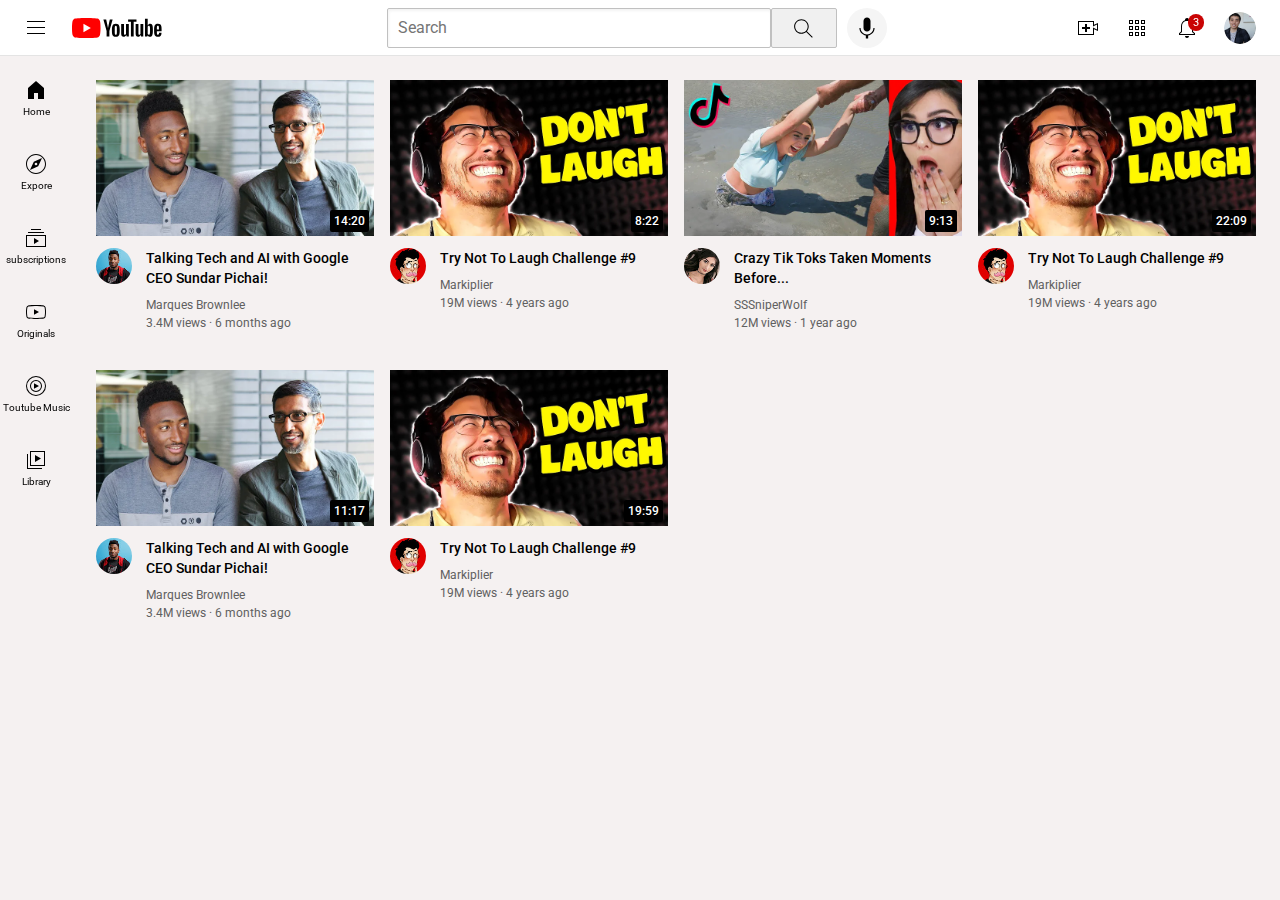
<file: index.html>
<!DOCTYPE html>
<html>
    <head>
        <title>YouTube.com Clone</title>
        <link rel="preconnect" href="https://fonts.googleapis.com">
        <link rel="preconnect" href="https://fonts.gstatic.com" crossorigin>
        <link href="https://fonts.googleapis.com/css2?family=Roboto:wght@400;500;700&display=swap" rel="stylesheet">
        <link rel="stylesheet" href="styles/general.css">
        <link rel="stylesheet" href="styles/header.css">
        <link rel="stylesheet" href="styles/sidebar.css">
        <link rel="stylesheet" href="styles/video.css">
    </head>
<body>
    <header class="header">
        <div class="left-section">
            <img class="hamburger-menu" src="icons/hamburger-menu.svg">
            <img class="youtube-logo" src="icons/youtube-logo.svg">
        </div>
        <div class="middle-section">
            <input class="search-bar" type="text" placeholder="Search">
            <button class="search-button">
                <img class="search-icon" src="icons/search.svg">
                <div class="tooltip">Search</div>
            </button>
            <button class="voice-search-button">
                <img class="voice-search-icon" src="icons/voice-search-icon.svg">
                <div class="tooltip">Search with your voice</div>
            </button>
        </div>
        <div class="right-section">
            <div class="upload-icon">
                <img class="upload" src="icons/upload.svg">
                <div class="tooltip">Create</div>
            </div>
            <div class="youtube-apps-icon">
                <img class="youtube-apps" src="icons/youtube-apps.svg" >
                <div class="tooltip">Youtube apps</div>
            </div>
            <div class="notifications-icon">
                <img class="notifications" src="icons/notifications.svg">
                <div class="notifications-count">3</div>
                <div class="tooltip">Notifications</div>
            </div>
            <img class="my-channel" src="channel-pictures/my-channel.jpeg">
        </div>
    </header>

    <nav class="sidebar">
        <div class="sidebar-link">
            <img src="icons/home.svg">
            <div>Home</div>
        </div>
        <div class="sidebar-link">
            <img src="icons/explore.svg">
            <div>Expore</div>
        </div>
        <div class="sidebar-link">
            <img src="icons/subscriptions.svg">
            <div>subscriptions</div>
        </div>
        <div class="sidebar-link">
            <img src="icons/originals.svg">
            <div>Originals</div>
        </div>
        <div class="sidebar-link">
            <img src="icons/youtube-music.svg">
            <div>Toutube Music</div>
        </div>
        <div class="sidebar-link">
            <img src="icons/library.svg">
            <div>Library</div>
    </div>
    </nav>

<main>
    <section class="video-grid">

        <div class="video-preview">
            <div class="thumbnail-row">
                <img class="thumbnail" src="thumbnails/thumbnail-1.webp"> 
            <div class="video-time">14:20</div>
            </div>
            <div class="video-info-grid">
                <div class="channel-picture">
                    <img class="profile-picture" src="channel-pictures/channel-1.jpeg">
                </div>
                <div class="video-info">
                    <p class="video-title">
                        Talking Tech and AI with Google CEO Sundar Pichai!
                    </p>
                    <p class="video-author">
                        Marques Brownlee
                    </p>
                    <p class="video-stats">
                        3.4M views &#183; 6 months ago
                    </p>
                </div>
            </div>
           </div>
    
           <div class="video-preview">
            <div class="thumbnail-row">
                <img class="thumbnail" src="thumbnails/thumbnail-2.webp">
                <div class="video-time">8:22</div> 
            </div>
            <div class="video-info-grid">
                <div class="channel-picture">
                    <img class="profile-picture" src="channel-pictures/channel-2.jpeg">
                </div>
                <div class="video-info">
                    <p class="video-title">
                        Try Not To Laugh Challenge #9
                    </p>
                    <p class="video-author">
                        Markiplier
                    </p>
                    <p class="video-stats">
                        19M views &#183; 4 years ago
                    </p>
                </div>
            </div>
           </div>
    
           <div class="video-preview">
            <div class="thumbnail-row">
                <img class="thumbnail" src="thumbnails/thumbnail-3.webp"> 
                <div class="video-time">9:13</div>
            </div>
            <div class="video-info-grid">
                <div class="channel-picture">
                    <img class="profile-picture" src="channel-pictures/channel-3.jpeg">
                </div>
                <div class="video-info">
                    <p class="video-title">
                        Crazy Tik Toks Taken Moments Before...
                    </p>
                    <p class="video-author">
                        SSSniperWolf
                    </p>
                    <p class="video-stats">
                        12M views &#183; 1 year ago
                    </p>
                </div>
            </div>
           </div>
    
           <div class="video-preview">
            <div class="thumbnail-row">
                <img class="thumbnail" src="thumbnails/thumbnail-2.webp"> 
                <div class="video-time">22:09</div>
            </div>
            <div class="video-info-grid">
                <div class="channel-picture">
                    <img class="profile-picture" src="channel-pictures/channel-2.jpeg">
                </div>
                <div class="video-info">
                    <p class="video-title">
                        Try Not To Laugh Challenge #9
                    </p>
                    <p class="video-author">
                        Markiplier
                    </p>
                    <p class="video-stats">
                        19M views &#183; 4 years ago
                    </p>
                </div>
            </div>
           </div>
        
           <div class="video-preview">
            <div class="thumbnail-row">
                <img class="thumbnail" src="thumbnails/thumbnail-1.webp"> 
                <div class="video-time">11:17</div>
            </div>
            <div class="video-info-grid">
                <div class="channel-picture">
                    <img class="profile-picture" src="channel-pictures/channel-1.jpeg">
                </div>
                <div class="video-info">
                    <p class="video-title">
                        Talking Tech and AI with Google CEO Sundar Pichai!
                    </p>
                    <p class="video-author">
                        Marques Brownlee
                    </p>
                    <p class="video-stats">
                        3.4M views &#183; 6 months ago
                    </p>
                </div>
            </div>
           </div>
    
           <div class="video-preview">
            <div class="thumbnail-row">
                <img class="thumbnail" src="thumbnails/thumbnail-2.webp"> 
                <div class="video-time">19:59</div>
            </div>
            <div class="video-info-grid">
                <div class="channel-picture">
                    <img class="profile-picture" src="channel-pictures/channel-2.jpeg">
                </div>
                <div class="video-info">
                    <p class="video-title">
                        Try Not To Laugh Challenge #9
                    </p>
                    <p class="video-author">
                        Markiplier
                    </p>
                    <p class="video-stats">
                        19M views &#183; 4 years ago
                    </p>
                </div>
            </div>
           </div>
       
     
    </section>
   
</main>
</body>
</html>
</file>
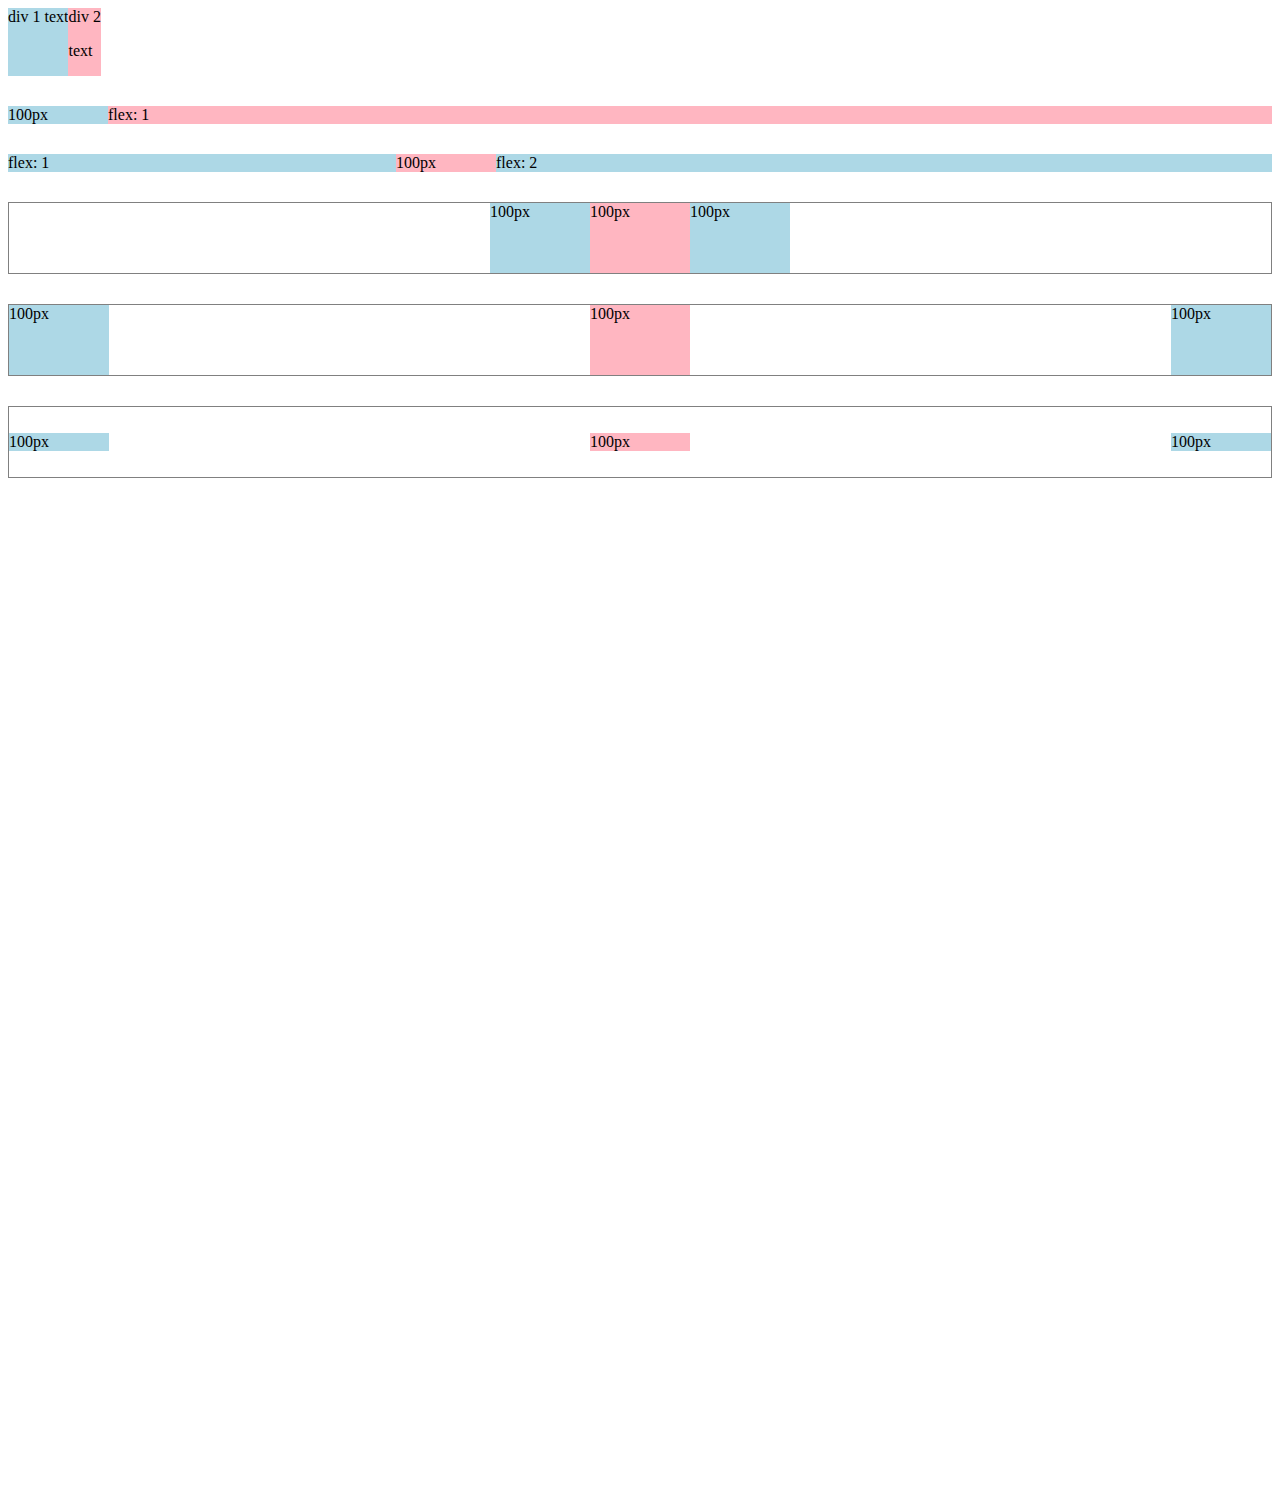
<file: flexbox.html>
<!DOCTYPE html>
<html>
  <head>
    <title>Flexbox Practice</title>
  </head>
  <body style="padding-bottom: 1000px;">
    <div style="
      display: flex;
      flex-direction: row;
    ">
      <div style="background-color: lightblue;">div 1 text</div>
      <div style="background-color: lightpink;">div 2 <p>text</p></div>
    </div>

    <div style="
      margin-top: 30px;
      display: flex;
      flex-direction: row;
    ">
      <div style="
        background-color: lightblue;
        width: 100px;
      ">100px</div>
      <div style="
        background-color: lightpink;
        flex: 1;
      ">flex: 1</div>
    </div>

    <div style="
      margin-top: 30px;
      display: flex;
      flex-direction: row;
    ">
      <div style="
        background-color: lightblue;
        flex: 1;
      ">flex: 1</div>
      <div style="
        background-color: lightpink;
        width: 100px;
      ">100px</div>
      <div style="
        background-color: lightblue;
        flex: 2;
      ">flex: 2</div>
    </div>

    <div style="
      margin-top: 30px;
      height: 70px;
      border-width: 1px;
      border-style: solid;
      border-color: gray;

      display: flex;
      flex-direction: row;
      justify-content: center;
    ">
      <div style="
        background-color: lightblue;
        width: 100px;
      ">100px</div>
      <div style="
        background-color: lightpink;
        width: 100px;
      ">100px</div>
      <div style="
        background-color: lightblue;
        width: 100px;
      ">100px</div>
    </div>

    <div style="
      margin-top: 30px;
      height: 70px;
      border-width: 1px;
      border-style: solid;
      border-color: gray;

      display: flex;
      flex-direction: row;
      justify-content: space-between;
    ">
      <div style="
        background-color: lightblue;
        width: 100px;
      ">100px</div>
      <div style="
        background-color: lightpink;
        width: 100px;
      ">100px</div>
      <div style="
        background-color: lightblue;
        width: 100px;
      ">100px</div>
    </div>

    <div style="
      margin-top: 30px;
      height: 70px;
      border-width: 1px;
      border-style: solid;
      border-color: gray;

      display: flex;
      flex-direction: row;
      justify-content: space-between;
      align-items: center;
    ">
      <div style="
        background-color: lightblue;
        width: 100px;
      ">100px</div>
      <div style="
        background-color: lightpink;
        width: 100px;
      ">100px</div>
      <div style="
        background-color: lightblue;
        width: 100px;
      ">100px</div>
    </div>
  </body>
</html>
</file>
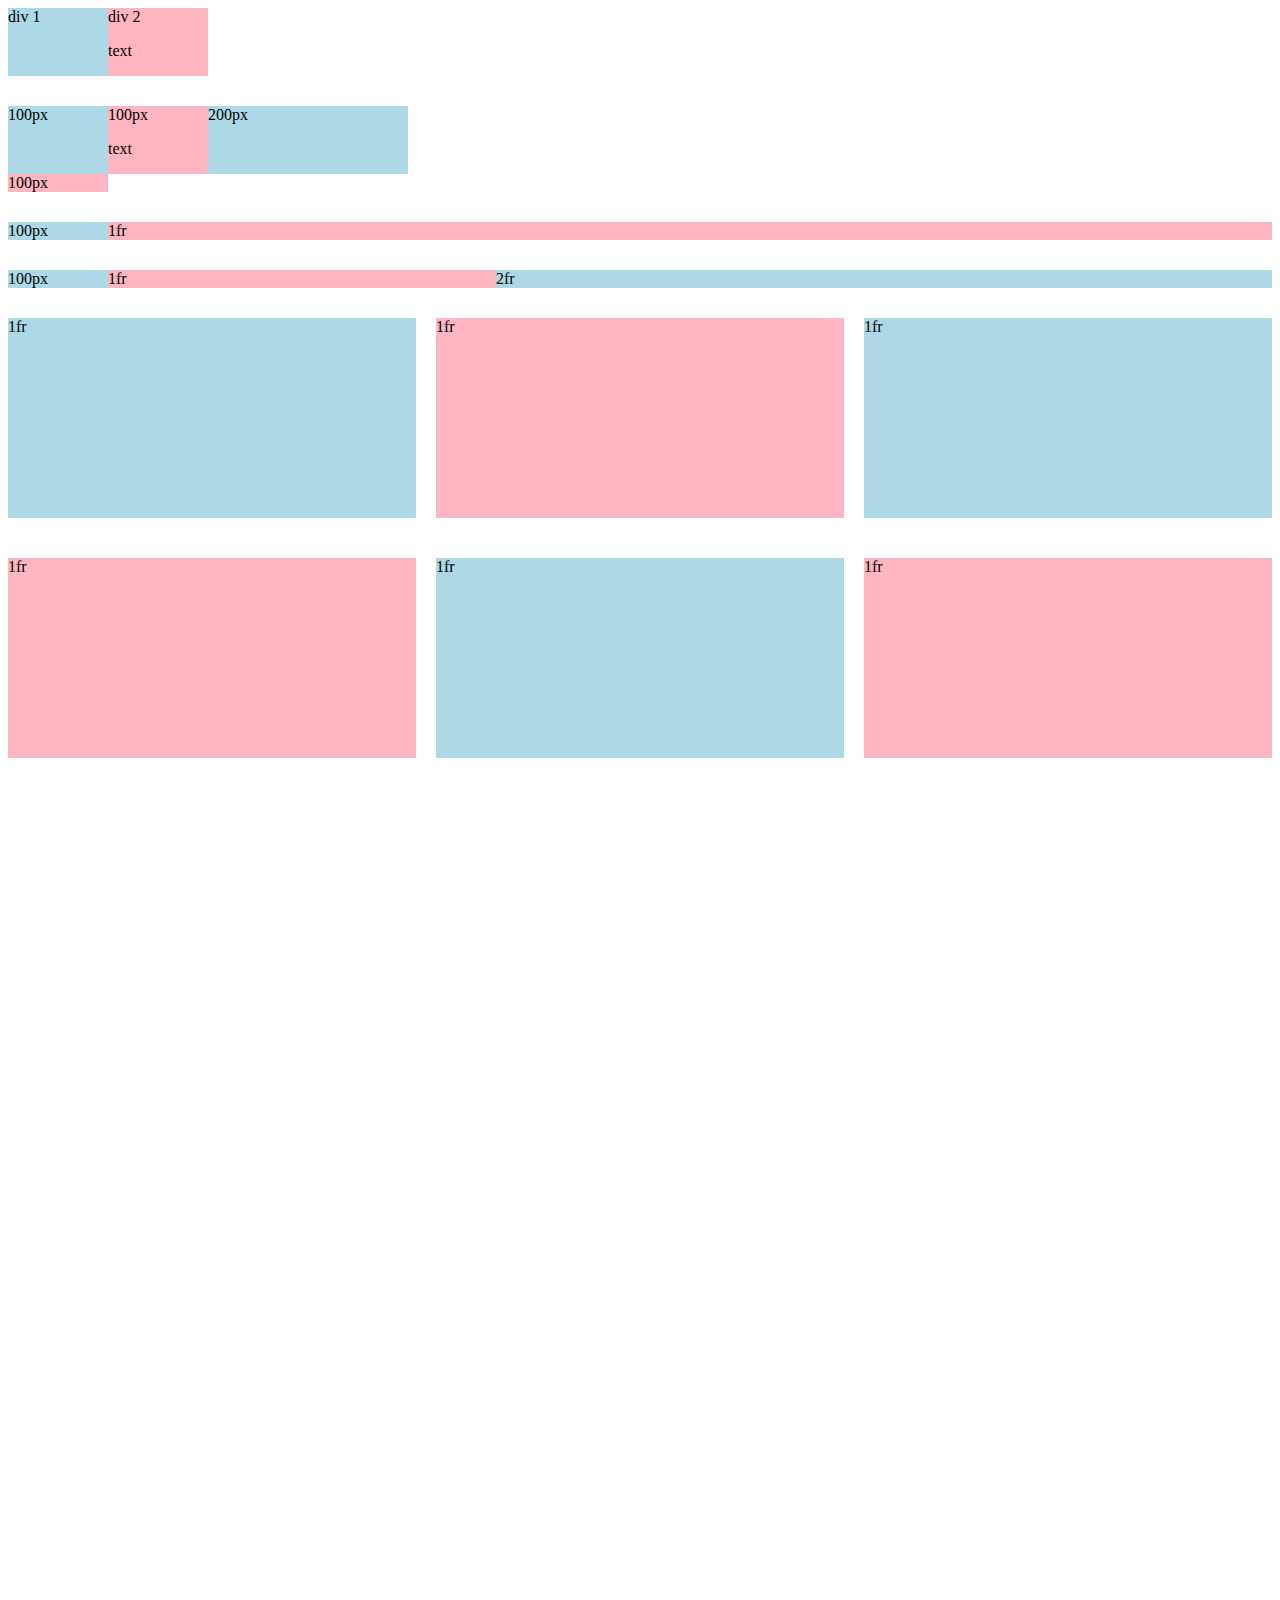
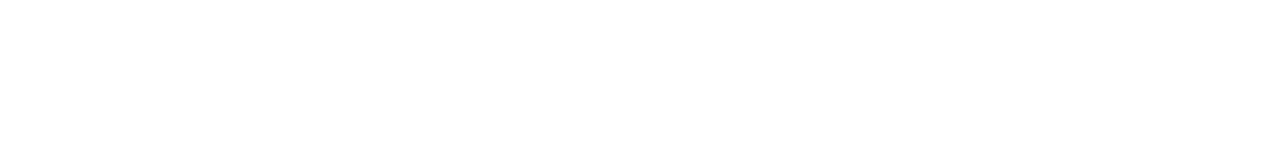
<file: grid.html>
<!DOCTYPE html>
<html>
  <head>
    <title>Grid Practice</title>
  </head>
  <body style="padding-bottom: 1000px;">
    <div style="
      display: grid;
      grid-template-columns: 100px 100px;
    ">
      <div style="background-color: lightblue;">div 1</div>
      <div style="background-color: lightpink;">div 2<p>text</p></div>
    </div>

    <div style="
      margin-top: 30px;
      display: grid;
      grid-template-columns: 100px 100px 200px;
    ">
      <div style="background-color: lightblue;">100px</div>
      <div style="background-color: lightpink;">100px<p>text</p></div>
      <div style="background-color: lightblue;">200px</div>
      <div style="background-color: lightpink;">100px</div>
    </div>

    <div style="
      margin-top: 30px;
      display: grid;
      grid-template-columns: 100px 1fr;
    ">
      <div style="background-color: lightblue;">100px</div>
      <div style="background-color: lightpink;">1fr</div>
    </div>

    <div style="
      margin-top: 30px;
      display: grid;
      grid-template-columns: 100px 1fr 2fr;
    ">
      <div style="background-color: lightblue;">100px</div>
      <div style="background-color: lightpink;">1fr</div>
      <div style="background-color: lightblue;">2fr</div>
    </div>

    <div style="
      margin-top: 30px;
      display: grid;
      grid-template-columns: 1fr 1fr 1fr;
      column-gap: 20px;
      row-gap: 40px;
    ">
      <div style="background-color: lightblue; height: 200px;">1fr</div>
      <div style="background-color: lightpink; height: 200px;">1fr</div>
      <div style="background-color: lightblue; height: 200px;">1fr</div>
      <div style="background-color: lightpink; height: 200px;">1fr</div>
      <div style="background-color: lightblue; height: 200px;">1fr</div>
      <div style="background-color: lightpink; height: 200px;">1fr</div>
    </div>
  </body>
</html>
</file>
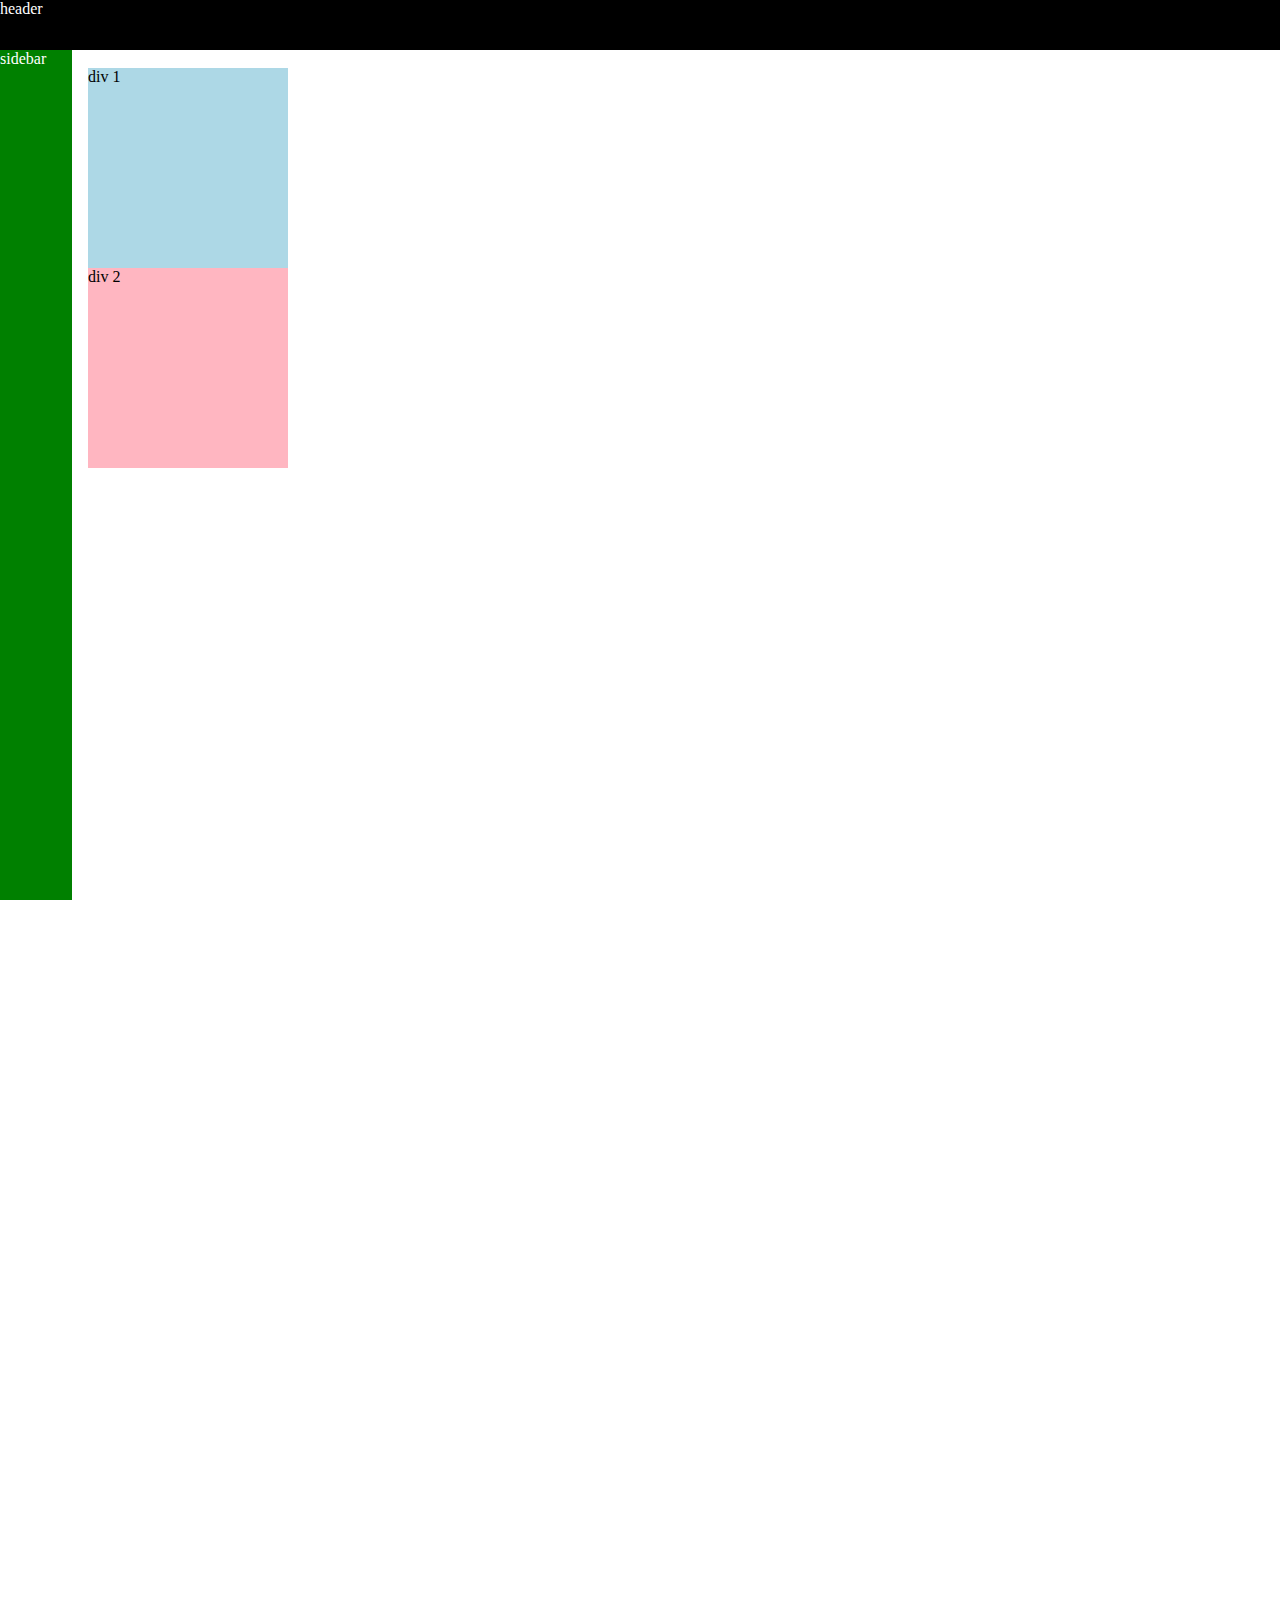
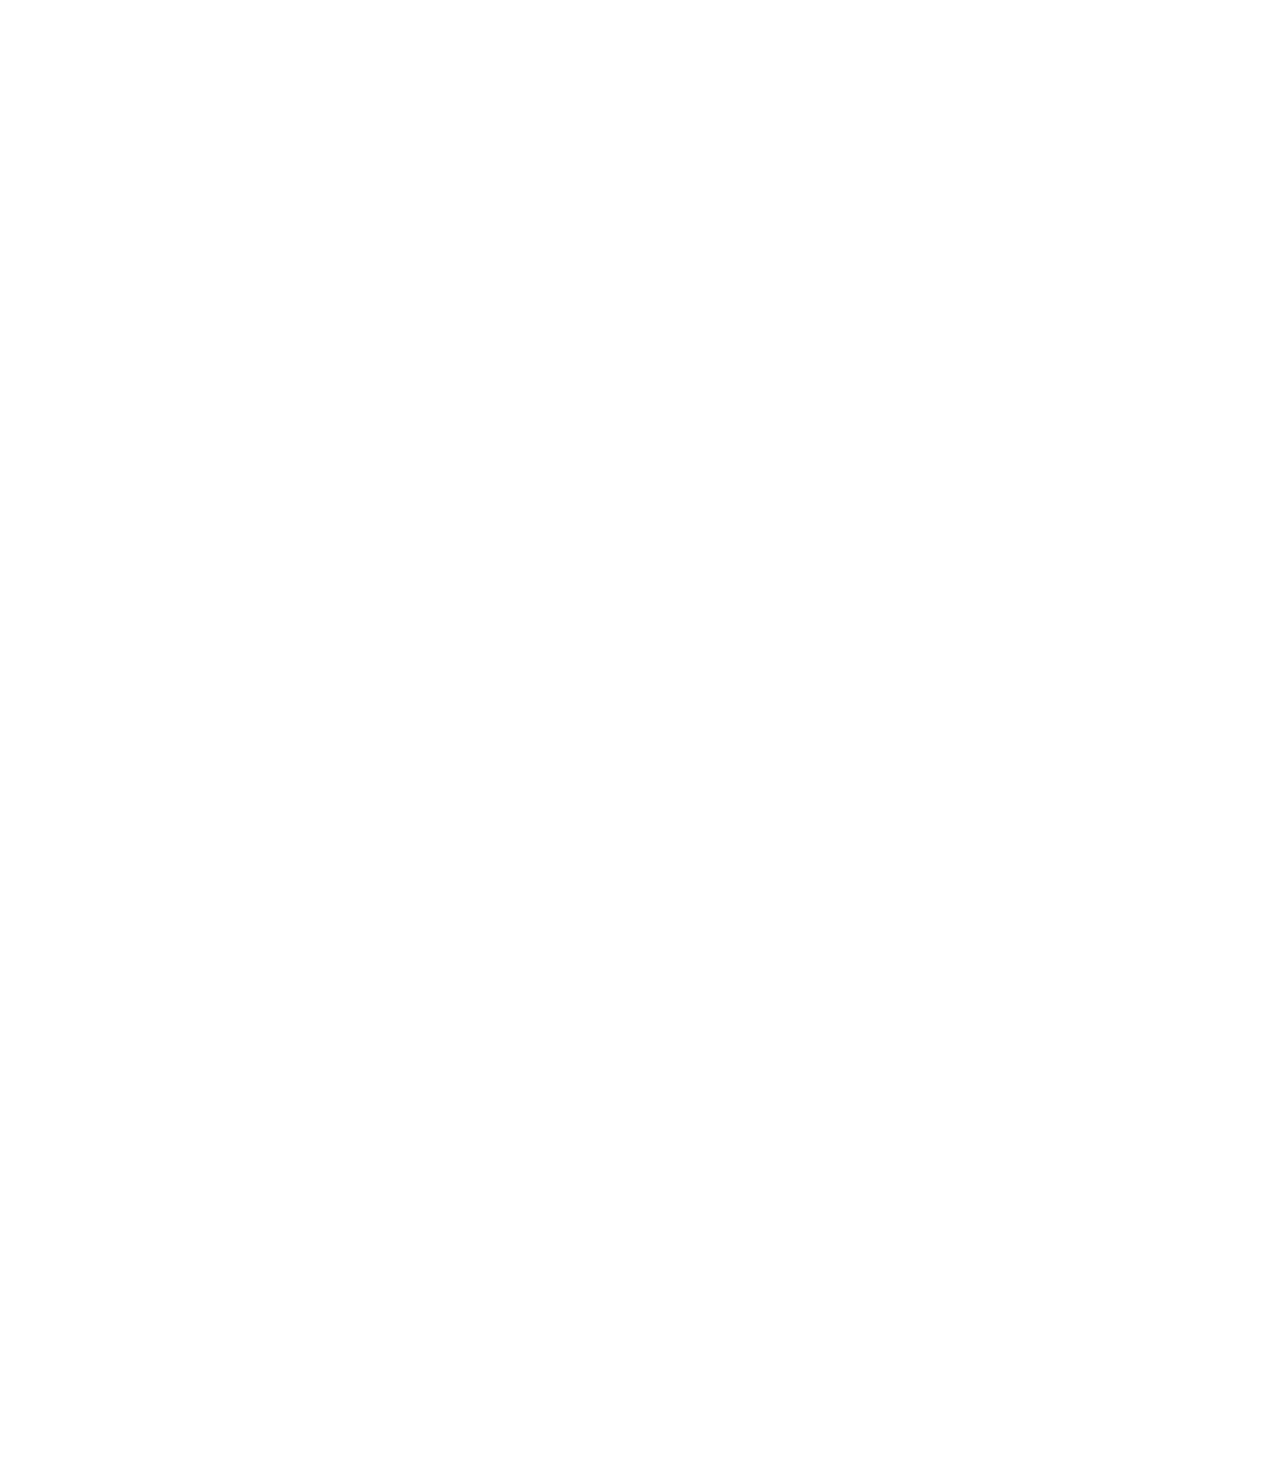
<file: position.html>
<!DOCTYPE html>
<html>
  <head>
    <title>Position Practice</title>
  </head>
  <body style="
    height: 3000px;
    padding-top: 60px;
    padding-left: 80px;
  ">
    <div style="
      background-color: black;
      color: white;
      position: fixed;
      top: 0;
      left: 0;
      right: 0;
      height: 50px;
    ">header</div>

    <div style="
      background-color: green;
      color: white;
      position: fixed;
      left: 0;
      bottom: 0;
      top: 50px;
      width: 72px;
    ">
      sidebar
    </div>

    <div style="
      background-color: lightblue;
      height: 200px;
      width: 200px;
      position: static;
    ">div 1</div>
    <div style="
      background-color: lightpink;
      height: 200px;
      width: 200px;
    ">div 2</div>

  </body>
</html>
</file>
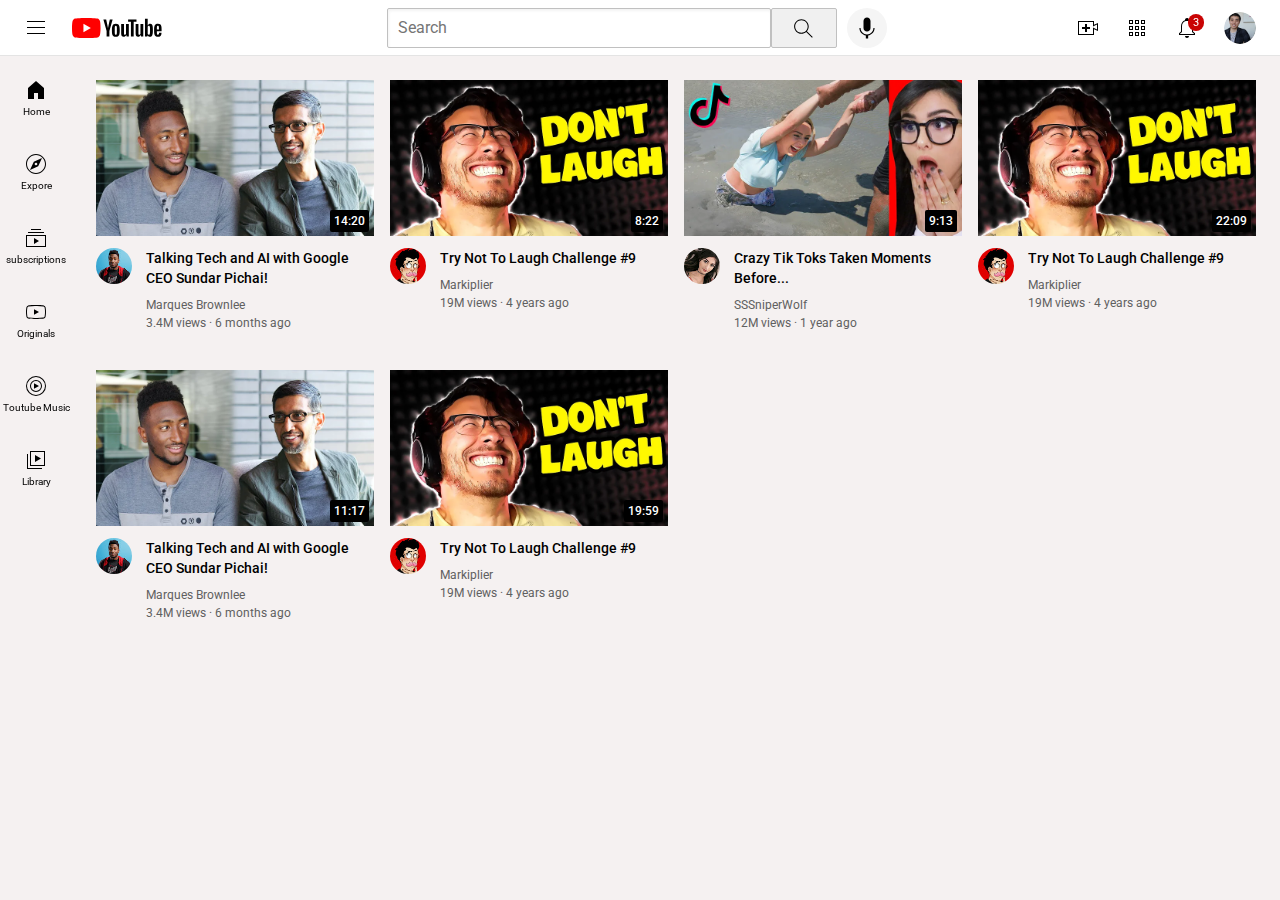
<file: youtube.html>
<!DOCTYPE html>
<html>
    <head>
        <title>YouTube.com Clone</title>
        <link rel="preconnect" href="https://fonts.googleapis.com">
        <link rel="preconnect" href="https://fonts.gstatic.com" crossorigin>
        <link href="https://fonts.googleapis.com/css2?family=Roboto:wght@400;500;700&display=swap" rel="stylesheet">
        <link rel="stylesheet" href="styles/general.css">
        <link rel="stylesheet" href="styles/header.css">
        <link rel="stylesheet" href="styles/sidebar.css">
        <link rel="stylesheet" href="styles/video.css">
    </head>
<body>
    <header class="header">
        <div class="left-section">
            <img class="hamburger-menu" src="icons/hamburger-menu.svg">
            <img class="youtube-logo" src="icons/youtube-logo.svg">
        </div>
        <div class="middle-section">
            <input class="search-bar" type="text" placeholder="Search">
            <button class="search-button">
                <img class="search-icon" src="icons/search.svg">
                <div class="tooltip">Search</div>
            </button>
            <button class="voice-search-button">
                <img class="voice-search-icon" src="icons/voice-search-icon.svg">
                <div class="tooltip">Search with your voice</div>
            </button>
        </div>
        <div class="right-section">
            <div class="upload-icon">
                <img class="upload" src="icons/upload.svg">
                <div class="tooltip">Create</div>
            </div>
            <div class="youtube-apps-icon">
                <img class="youtube-apps" src="icons/youtube-apps.svg" >
                <div class="tooltip">Youtube apps</div>
            </div>
            <div class="notifications-icon">
                <img class="notifications" src="icons/notifications.svg">
                <div class="notifications-count">3</div>
                <div class="tooltip">Notifications</div>
            </div>
            <img class="my-channel" src="channel-pictures/my-channel.jpeg">
        </div>
    </header>

    <nav class="sidebar">
        <div class="sidebar-link">
            <img src="icons/home.svg">
            <div>Home</div>
        </div>
        <div class="sidebar-link">
            <img src="icons/explore.svg">
            <div>Expore</div>
        </div>
        <div class="sidebar-link">
            <img src="icons/subscriptions.svg">
            <div>subscriptions</div>
        </div>
        <div class="sidebar-link">
            <img src="icons/originals.svg">
            <div>Originals</div>
        </div>
        <div class="sidebar-link">
            <img src="icons/youtube-music.svg">
            <div>Toutube Music</div>
        </div>
        <div class="sidebar-link">
            <img src="icons/library.svg">
            <div>Library</div>
    </div>
    </nav>

<main>
    <section class="video-grid">

        <div class="video-preview">
            <div class="thumbnail-row">
                <img class="thumbnail" src="thumbnails/thumbnail-1.webp"> 
            <div class="video-time">14:20</div>
            </div>
            <div class="video-info-grid">
                <div class="channel-picture">
                    <img class="profile-picture" src="channel-pictures/channel-1.jpeg">
                </div>
                <div class="video-info">
                    <p class="video-title">
                        Talking Tech and AI with Google CEO Sundar Pichai!
                    </p>
                    <p class="video-author">
                        Marques Brownlee
                    </p>
                    <p class="video-stats">
                        3.4M views &#183; 6 months ago
                    </p>
                </div>
            </div>
           </div>
    
           <div class="video-preview">
            <div class="thumbnail-row">
                <img class="thumbnail" src="thumbnails/thumbnail-2.webp">
                <div class="video-time">8:22</div> 
            </div>
            <div class="video-info-grid">
                <div class="channel-picture">
                    <img class="profile-picture" src="channel-pictures/channel-2.jpeg">
                </div>
                <div class="video-info">
                    <p class="video-title">
                        Try Not To Laugh Challenge #9
                    </p>
                    <p class="video-author">
                        Markiplier
                    </p>
                    <p class="video-stats">
                        19M views &#183; 4 years ago
                    </p>
                </div>
            </div>
           </div>
    
           <div class="video-preview">
            <div class="thumbnail-row">
                <img class="thumbnail" src="thumbnails/thumbnail-3.webp"> 
                <div class="video-time">9:13</div>
            </div>
            <div class="video-info-grid">
                <div class="channel-picture">
                    <img class="profile-picture" src="channel-pictures/channel-3.jpeg">
                </div>
                <div class="video-info">
                    <p class="video-title">
                        Crazy Tik Toks Taken Moments Before...
                    </p>
                    <p class="video-author">
                        SSSniperWolf
                    </p>
                    <p class="video-stats">
                        12M views &#183; 1 year ago
                    </p>
                </div>
            </div>
           </div>
    
           <div class="video-preview">
            <div class="thumbnail-row">
                <img class="thumbnail" src="thumbnails/thumbnail-2.webp"> 
                <div class="video-time">22:09</div>
            </div>
            <div class="video-info-grid">
                <div class="channel-picture">
                    <img class="profile-picture" src="channel-pictures/channel-2.jpeg">
                </div>
                <div class="video-info">
                    <p class="video-title">
                        Try Not To Laugh Challenge #9
                    </p>
                    <p class="video-author">
                        Markiplier
                    </p>
                    <p class="video-stats">
                        19M views &#183; 4 years ago
                    </p>
                </div>
            </div>
           </div>
        
           <div class="video-preview">
            <div class="thumbnail-row">
                <img class="thumbnail" src="thumbnails/thumbnail-1.webp"> 
                <div class="video-time">11:17</div>
            </div>
            <div class="video-info-grid">
                <div class="channel-picture">
                    <img class="profile-picture" src="channel-pictures/channel-1.jpeg">
                </div>
                <div class="video-info">
                    <p class="video-title">
                        Talking Tech and AI with Google CEO Sundar Pichai!
                    </p>
                    <p class="video-author">
                        Marques Brownlee
                    </p>
                    <p class="video-stats">
                        3.4M views &#183; 6 months ago
                    </p>
                </div>
            </div>
           </div>
    
           <div class="video-preview">
            <div class="thumbnail-row">
                <img class="thumbnail" src="thumbnails/thumbnail-2.webp"> 
                <div class="video-time">19:59</div>
            </div>
            <div class="video-info-grid">
                <div class="channel-picture">
                    <img class="profile-picture" src="channel-pictures/channel-2.jpeg">
                </div>
                <div class="video-info">
                    <p class="video-title">
                        Try Not To Laugh Challenge #9
                    </p>
                    <p class="video-author">
                        Markiplier
                    </p>
                    <p class="video-stats">
                        19M views &#183; 4 years ago
                    </p>
                </div>
            </div>
           </div>
       
     
    </section>
   
</main>
</body>
</html>
</file>
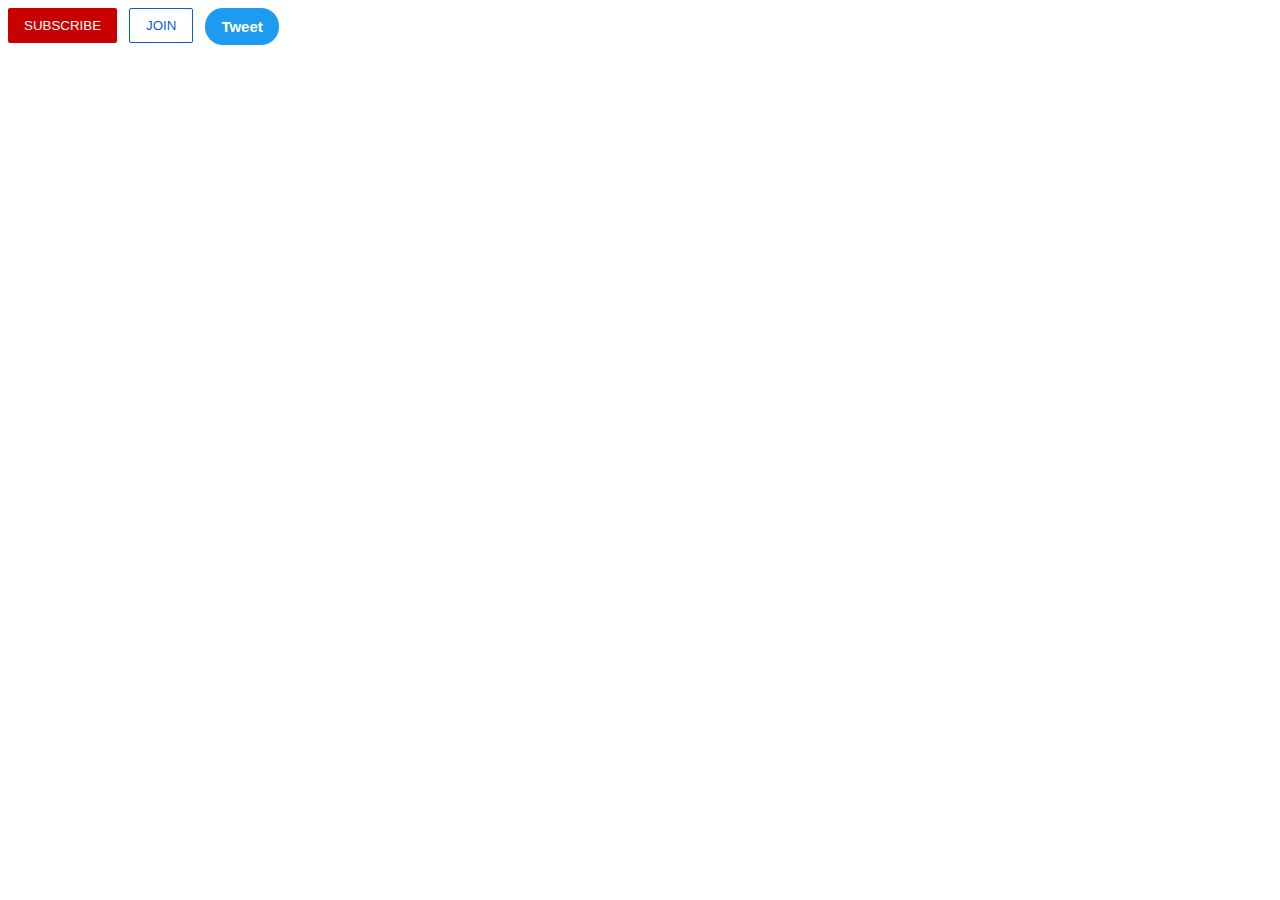
<file: intro-to-html/buttons.html>
<!DOCTYPE html>
<html>
    <head>
        <title>Buttons</title>
        <link rel="preconnect" href="https://fonts.googleapis.com">
        <link rel="preconnect" href="https://fonts.gstatic.com" crossorigin>
        <link href="https://fonts.googleapis.com/css2?family=Roboto:wght@400;700&display=swap" rel="stylesheet">
        <link rel="stylesheet" href="styles/buttons.css">
   </head>
    <body>
        <button class="subscribe-button">
            SUBSCRIBE
        </button>
        <button class="join-button">
            JOIN
        </button>
        <button class="tweet-button">
            Tweet
        </button> 
    </body>
</html>
</file>
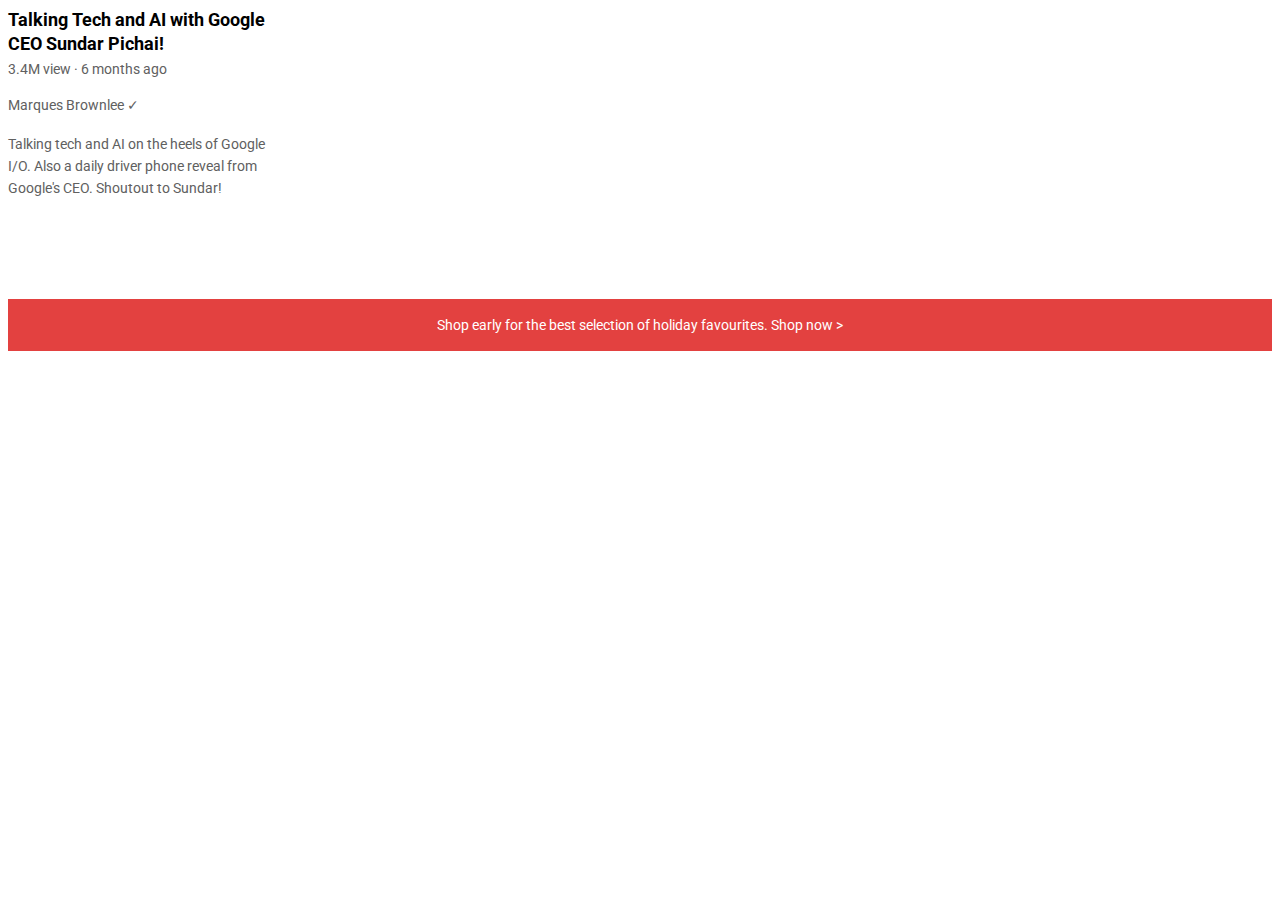
<file: intro-to-html/text.html>
<!DOCTYPE html>
<html>
    <head>
        <title>Text</title>
        <link rel="preconnect" href="https://fonts.googleapis.com">
        <link rel="preconnect" href="https://fonts.gstatic.com" crossorigin>
        <link href="https://fonts.googleapis.com/css2?family=Roboto:wght@400;700&display=swap" rel="stylesheet">
        <link rel="stylesheet" href="styles/text.css">
   </head>
    <body>
        <p class="video-title">
            Talking Tech and AI with Google CEO Sundar Pichai!
        </p>
        <p class="video-stats">
            3.4M view &#183; 6 months ago
        </p>
        <p class="video-author">
            Marques Brownlee &#10003;
        </p>
        <p class="video-description">
            Talking tech and AI on the heels of Google I/O. Also a daily driver phone reveal from Google's CEO. Shoutout to Sundar! 
        </p>
        <p class="apple-text">
            Shop early for the best selection of holiday favourites. <span class="shop-link">Shop now &#62;</span>
        </p> 
    </body>
</html>
</file>
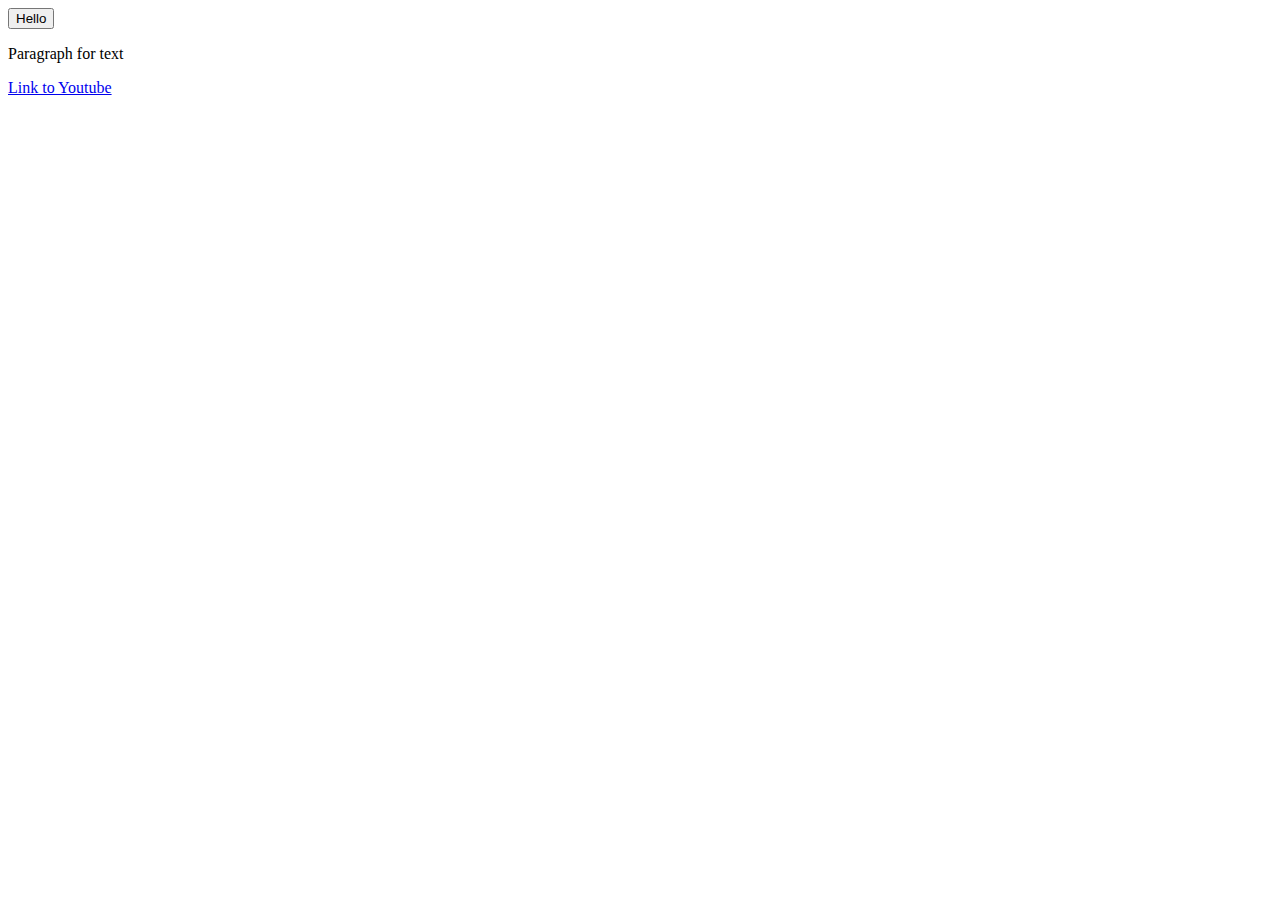
<file: intro-to-html/website.html>
<!DOCTYPE html>
<html>
  <head>
    <title>First website</title>
  </head>
  <body>
    <button>
      Hello
    </button>
    
    <p>
      Paragraph for text
    </p>
    
    <a href="https://www.youtube.com/" target="_blank">
      Link to Youtube
    </a>
  </body>
</html>
</file>
<file: styles/general.css>
p { 
    /*font-family: Roboto, Arial;*/
    margin-top: 0;
    margin-bottom: 0;
}

body {
    margin: 0;
    padding-top: 80px;
    padding-left: 96px;
    padding-right: 24px;
    background-color: rgb(245, 241, 241);
    font-family: Roboto, Arial;
}
</file>
<file: styles/header.css>
.header {
    height: 55px;
    display: flex;
    flex-direction: row;
    justify-content: space-between;
    position: fixed;
    top: 0;
    left: 0;
    right: 0;
    z-index: 100;
    background-color: white;
    border-bottom-width: 1px;
    border-bottom-style: solid;
    border-bottom-color: rgb(228,228,228);
}

.left-section {
    display: flex;
    align-items: center;
    cursor: pointer;
}

.hamburger-menu {
    height: 24px;
    margin-left: 24px;
    margin-right: 24px;
}

.youtube-logo {
    height: 20px;
}

.middle-section {
    flex: 1;
    margin-left: 70px;
    margin-right: 35px;
    max-width: 500px;
    display: flex;
    align-items: center;
}

.search-bar {
    flex: 1;
    height: 36px;
    padding-left: 10px;
    font-size: 16px;
    /*border-width: 1px;
    border-style: solid;
    border-color: rgb(192,192,192);*/
    border: 1px solid rgb(192,192,192);
    border-radius: 2px;
    box-shadow: inset 1px 2px 3px rgba(0,0,0,0.05);
    width: 0;
}

.search-bar::placeholder {
    font-family: Roboto, Arial;
    font-size: 16px;
}

.search-icon {
    height: 25px;
    margin-top: 4px;
    cursor: pointer;
}
.search-button {
    height: 40px;
    width: 66px;
    background-color: rgb(240,240,240);
    border-width: 1px;
    border-style: solid;
    border-color: rgb(192,192,192);
    border-radius: 2px;
    margin-right: 10px;
    position: relative;
}

.voice-search-button,
.voice-search-icon,
.upload-icon,
.youtube-apps-icon,
.notifications-icon {
    position: relative;
    display: flex;
    align-items: center;
    justify-content: center;
}

.search-button .tooltip,
.voice-search-button .tooltip,
.upload-icon .tooltip,
.youtube-apps-icon .tooltip,
.notifications-icon .tooltip {
    font-family: Roboto, Arial;
    font-size: 12px;
    position:absolute;
    background-color: gray;
    color: white;
    padding-top: 4px;
    padding-bottom: 4px;
    padding-right: 8px;
    padding-left: 8px;
    border-radius: 2px;
    bottom: -30px;
    opacity: 0;
    transition: opacity 0.15s;
    pointer-events: none;
    white-space: nowrap;
}

.search-button:hover .tooltip,
.voice-search-button:hover .tooltip,
.upload-icon:hover .tooltip,
.youtube-apps-icon:hover .tooltip,
.notifications-icon:hover .tooltip {
    opacity: 1;
}

.voice-search-button {
    height: 40px;
    width: 40px;
    border: none;
    border-color: rgb(192,192,192);
    background-color: rgb(245,245,245);
    border-radius: 20px;
    cursor: pointer;
}

.voice-search-icon {
    size: 24px;
}

.right-section {
    width: 180px;
    margin-right: 24px;
    display: flex;
    align-items: center;
    justify-content: space-between;
    flex-shrink: 0;
    cursor: pointer;
}

.upload {
    height: 24px;
}

.youtube-apps {
    height: 24px;
}

.notifications {
    height: 24px;
}

.notifications-count {
    position: absolute;
    font-family: Roboto, Arial;
    font-size: 11px;
    background-color: rgb(201, 4, 4);
    color: white;
    top: -2px;
    right: -5px;
    padding-left: 5px;
    padding-right: 5px;
    padding-top: 2px;
    padding-bottom: 2px;
    border-radius: 10px;
}

.my-channel {
    height: 32px;
    border-radius: 16px;
}
</file>
<file: styles/sidebar.css>
.sidebar {
    position: fixed;
    left: 0;
    bottom: 0;
    top: 55px;
    width: 72px;
    z-index: 200;
    padding-top: 5px;
}

.sidebar-link {
    height: 74px;
    display: flex;
    justify-content: center;
    align-items: center;
    flex-direction: column;
    cursor: pointer;
}

.sidebar-link:hover {
    background-color: rgb(234, 231, 231);
}

.sidebar-link img {
    height: 24px;
    margin-bottom: 4px;
}

.sidebar-link div {
    font-family: Roboto, Arial;
    font-size: 10px;
}
</file>
<file: styles/video.css>
.thumbnail {
  width: 100%; 
  /*display: block; */
}

.video-title {
    margin-top: 0;
    font-size: 14px;
    font-weight: 500;
    line-height: 20px;
    margin-bottom: 10px;
}

/*.video-preview {
    width: 300px;
    display: inline-block;
    vertical-align: top;
    margin-right: 15px;
}*/

.video-info-grid {
    display: grid;
    grid-template-columns: 50px 1fr;
}

.video-grid {
    display: grid;
    grid-template-columns: 1fr 1fr 1fr;
    column-gap: 16px;
    row-gap: 40px;
}

@media (max-width: 750px) {
    .video-grid {
        grid-template-columns: 1fr 1fr;
    }
}

@media (min-width: 751px) and (max-width: 999px) {
    .video-grid {
        grid-template-columns: 1fr 1fr 1fr;
    }
}

@media (min-width: 1000px) {
    .video-grid {
        grid-template-columns: 1fr 1fr 1fr 1fr;
    }
}

/*.channel-picture { 
   display: inline-block;
    width: 50px;
    vertical-align: top;
}*/

/*.video-info { 
    display: inline-block;
    width: 200px;
}*/

.profile-picture {
    width: 36px;
    border-radius: 50px;
}

.thumbnail-row {
    margin-bottom: 8px;
    position: relative;
}

.video-time {
    font-family: Roboto, Arial;
    font-size: 12px;
    font-weight: 500;
    background-color: black;
    /*padding-left: 4px;
    padding-right: 4px;
    padding-top: 4px;
    padding-bottom: 4px;*/
    border-radius: 2px;
    padding: 4px;
    color: white;
    position: absolute;
    bottom: 8px;
    right: 5px;
}

.video-author,
.video-stats {
    font-size: 12px;
    color: rgb(96,96,96);
}

.video-author {
    margin-bottom: 4px;
}
</file>
<file: intro-to-html/styles/buttons.css>
.subscribe-button {
    background-color: rgb(200, 0, 0);
    color: white;
    border: none;
    /*height: 36px;
    width: 105px;*/
    border-radius: 2px;
    cursor: pointer;
    margin-right: 8px;
    padding-left: 16px;
    padding-right: 16px;
    padding-top: 10px;
    padding-bottom: 10px;
    transition: opacity 0.15s;
    vertical-align: top;
}

.subscribe-button:hover{
   opacity: 0.8;
}

.subscribe-button:active{
   opacity: 0.3;
}

.join-button {
    background-color: white;
    color: rgb(6,95,212);
    border-color: rgb(6,95,212);
    border-style: solid;
    border-width: 1px;
    /*height: 36px;
    width: 62px;*/
    border-radius: 2px;
    cursor: pointer;
    padding-left: 16px;
    padding-right: 16px;
    padding-top: 9px;
    padding-bottom: 9px;
    transition: background-color 0.15s,
    color 0.15s ;
    vertical-align: top;
}

.join-button:hover{
   background-color: rgb(6,95,212);
   color: white;
}

.join-button:active{
   opacity: 0.7;
}

.tweet-button {
    background-color: rgb(29, 155, 240);
    color: white;
    border: none;
    /*height: 36px;
    width: 74px;*/
    border-radius: 18px;
    font-weight: bold;
    font-size: 15px;
    cursor: pointer;
    margin-left: 8px;
    padding-left: 16px;
    padding-right: 16px;
    padding-top: 10px;
    padding-bottom: 10px;
    transition: box-shadow 0.15s;
    vertical-align: top;
   
}

.tweet-button:hover{  
    box-shadow: 5px 5px 10px rgba(0,0,0,0.15);
}

.tweet-button:active{
    opacity: 0.7;
}
</file>
<file: intro-to-html/styles/text.css>
p {
    font-family: Roboto;
    margin-top: 0;
    margin-bottom: 0;
}
.video-title{
font-size: 18px;
font-weight: bold;
width: 280px;
line-height: 24px;
margin-bottom: 5px;
}

.video-stats{
font-size: 14px;
color: rgb(96,96,96);
margin-bottom: 20px;
}

.video-author{
font-size: 14px;
color: rgb(96,96,96);
margin-bottom: 20px;
}

.video-description{
font-size: 14px;
color: rgb(96,96,96);
width: 280px;
line-height: 22px;
margin-bottom: 100px;
}

.apple-text{
font-size: 14px;
text-align: center;
background-color: rgb(227,65,64);
color: white;
padding-top: 18px;
padding-bottom: 18px;

}

.shop-link{
cursor: pointer;
}

.shop-link:hover{
text-decoration: underline;
}
</file>
